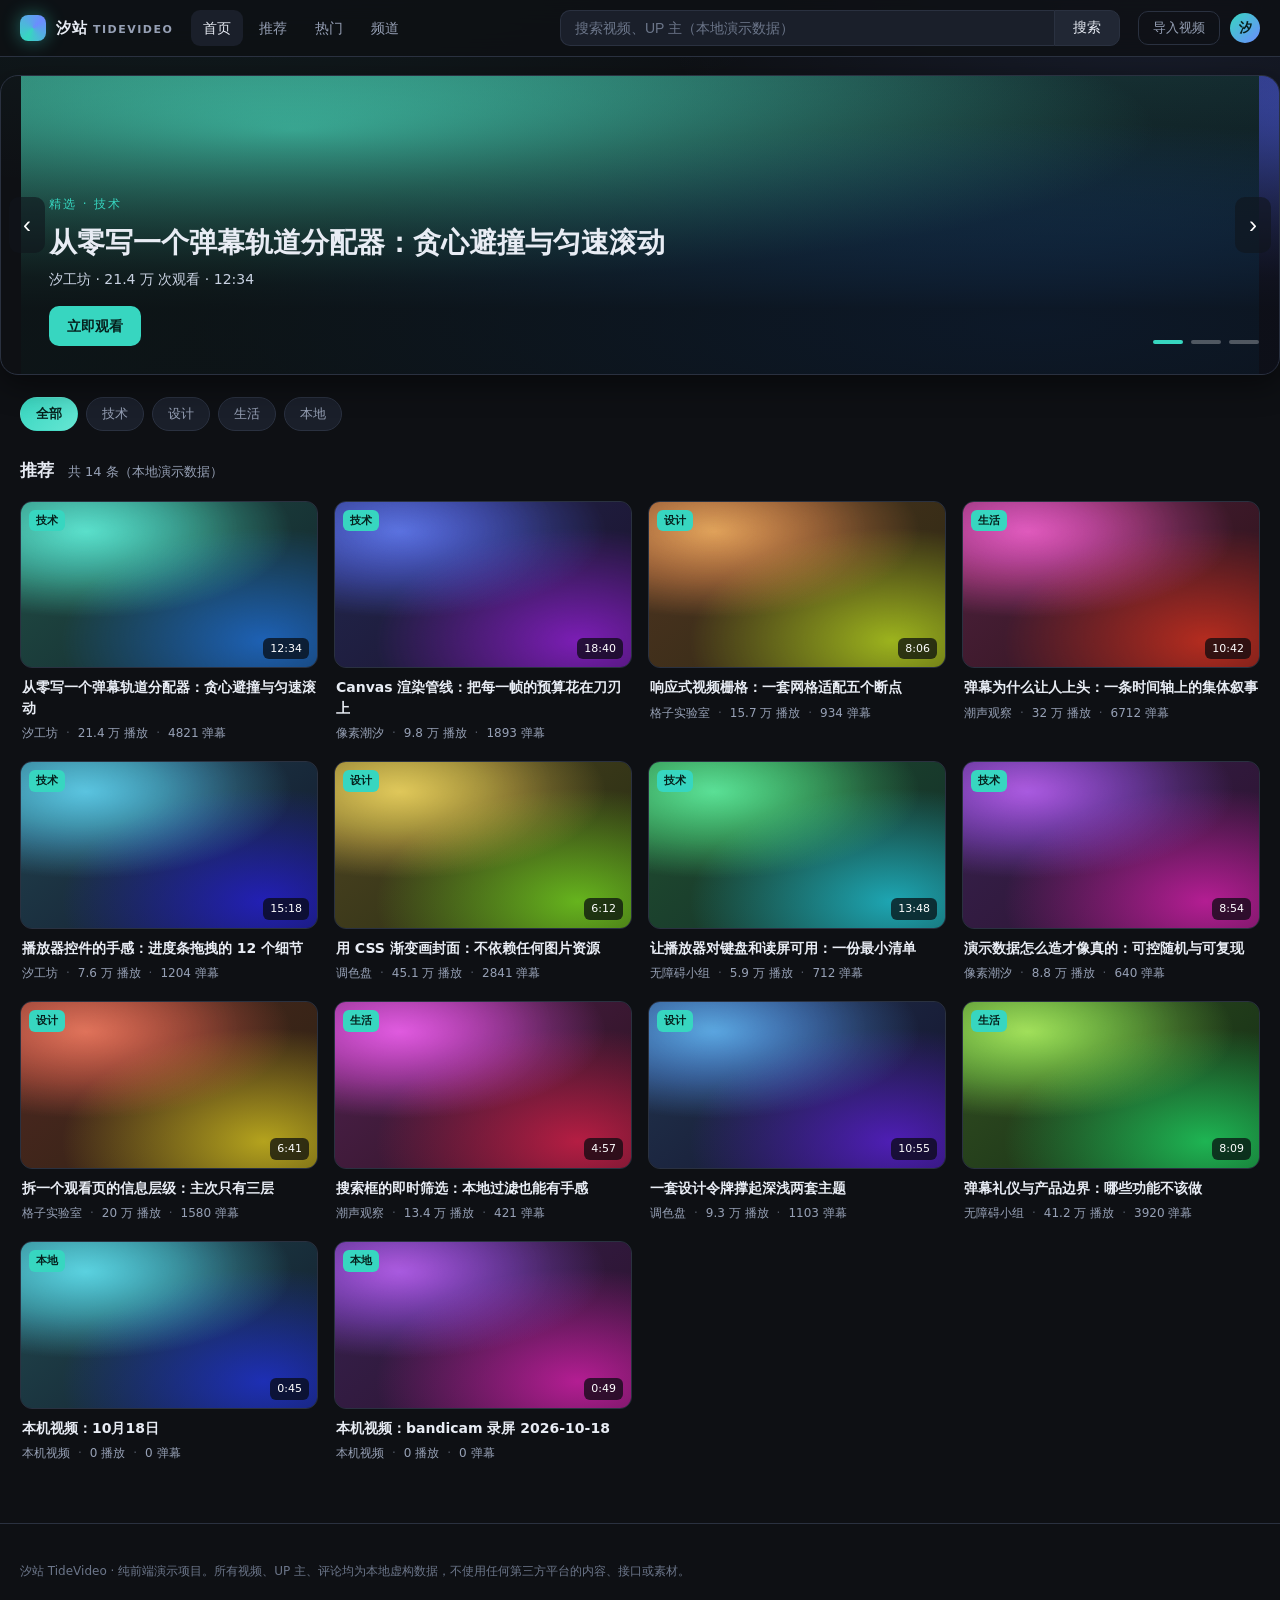
<file: index.html>
<!DOCTYPE html>
<html lang="zh-CN">
<head>
<meta charset="utf-8">
<meta name="viewport" content="width=device-width, initial-scale=1">
<title>汐站 TideVideo · 首页</title>
<link rel="stylesheet" href="assets/styles.css">
</head>
<body>
<a class="skip" href="#main">跳到主内容</a>

<header class="topbar">
  <div class="topbar-inner">
    <a class="brand" href="index.html" aria-label="汐站首页">
      <span class="brand-mark" aria-hidden="true"></span>
      <span class="brand-text">汐站<em>TideVideo</em></span>
    </a>

    <nav class="nav" aria-label="主导航">
      <a class="nav-item is-active" href="index.html">首页</a>
      <a class="nav-item" href="#feed">推荐</a>
      <a class="nav-item" href="#feed">热门</a>
      <a class="nav-item" href="#feed">频道</a>
    </nav>

    <form class="search" role="search" onsubmit="return false">
      <label class="sr-only" for="q">搜索视频</label>
      <input id="q" type="search" placeholder="搜索视频、UP 主（本地演示数据）" autocomplete="off">
      <button type="submit" aria-label="搜索">搜索</button>
    </form>

    <div class="topbar-actions">
      <button class="ghost-btn" id="importBtn" type="button" title="从本机选择视频，只在你浏览器里播放，不会上传">导入视频</button>
      <input id="filePicker" type="file" accept="video/*" multiple hidden>
      <div class="avatar" aria-hidden="true">汐</div>
    </div>
  </div>
</header>

<main id="main">
  <section class="hero" aria-roledescription="轮播" aria-label="精选内容">
    <div class="hero-track" id="heroTrack"></div>
    <div class="hero-dots" id="heroDots" role="tablist" aria-label="切换精选"></div>
    <button class="hero-arrow prev" id="heroPrev" type="button" aria-label="上一张">‹</button>
    <button class="hero-arrow next" id="heroNext" type="button" aria-label="下一张">›</button>
  </section>

  <section class="chips" id="chips" aria-label="分区筛选"></section>

  <section class="feed" id="feed">
    <h2 class="section-title">推荐 <small id="feedCount"></small></h2>
    <div class="grid" id="grid"></div>
    <p class="empty" id="empty" hidden>没有匹配的内容，换个关键词试试。</p>
  </section>

  <section class="feed" id="importedSection" hidden>
    <h2 class="section-title">我的导入 <small id="importedCount"></small>
      <button class="ghost-btn tiny" id="clearImports" type="button">清空</button>
    </h2>
    <div class="grid" id="importedGrid"></div>
    <p class="empty">这些文件只存在于当前标签页的内存里：不经过网络、不上传、刷新即消失。</p>
  </section>
</main>

<dialog id="playerDialog" class="player-dialog" aria-label="本机视频播放">
  <div class="dialog-head">
    <strong id="dlgTitle">本机视频</strong>
    <button class="icon-btn" id="dlgClose" type="button" aria-label="关闭">✕</button>
  </div>
  <video id="dlgVideo" controls playsinline></video>
  <p class="dlg-meta" id="dlgMeta"></p>
</dialog>

<div class="drop-hint" id="dropHint" hidden>松手即导入（仅本机播放，不上传）</div>

<footer class="footer">
  <p>汐站 TideVideo · 纯前端演示项目。所有视频、UP 主、评论均为本地虚构数据，不使用任何第三方平台的内容、接口或素材。</p>
</footer>

<script src="assets/data.js"></script>
<script src="assets/ui.js"></script>
<script src="assets/app.js"></script>
<script src="assets/import.js"></script>
</body>
</html>
</file>
<file: assets/styles.css>
/* 汐站 TideVideo — 原创样式表。配色/圆角/命名均为本项目自有，未复制任何第三方站点样式。 */
:root {
  --bg: #0e1014;
  --bg-soft: #151922;
  --panel: #1a1f2a;
  --panel-2: #212734;
  --line: #2a3140;
  --text: #e8ecf4;
  --text-dim: #96a0b5;
  --accent: #37d6c0;
  --accent-2: #6c8cff;
  --warn: #ffb454;
  --radius: 12px;
  --shadow: 0 10px 30px rgba(0, 0, 0, .45);
  --ease: cubic-bezier(.22, .61, .36, 1);
}

* { box-sizing: border-box; }

html, body { margin: 0; padding: 0; }

body {
  background:
    radial-gradient(1200px 600px at 15% -10%, rgba(55, 214, 192, .10), transparent 60%),
    radial-gradient(900px 500px at 90% 0%, rgba(108, 140, 255, .10), transparent 55%),
    var(--bg);
  color: var(--text);
  font: 15px/1.6 "Segoe UI", "PingFang SC", "Microsoft YaHei", system-ui, sans-serif;
  min-height: 100vh;
}

a { color: inherit; text-decoration: none; }

.sr-only {
  position: absolute; width: 1px; height: 1px; padding: 0; margin: -1px;
  overflow: hidden; clip: rect(0 0 0 0); white-space: nowrap; border: 0;
}

.skip {
  position: absolute; left: -999px; top: 8px; z-index: 100;
  background: var(--accent); color: #08211d; padding: 8px 14px; border-radius: 8px;
}
.skip:focus { left: 12px; }

:focus-visible { outline: 2px solid var(--accent); outline-offset: 2px; }

/* ---------- 顶栏 ---------- */
.topbar {
  position: sticky; top: 0; z-index: 40;
  background: color-mix(in srgb, var(--bg) 82%, transparent);
  backdrop-filter: blur(14px);
  border-bottom: 1px solid var(--line);
}
.topbar-inner {
  max-width: 1400px; margin: 0 auto; padding: 10px 20px;
  display: flex; align-items: center; gap: 18px;
}
.brand { display: flex; align-items: center; gap: 10px; flex: 0 0 auto; }
.brand-mark {
  width: 26px; height: 26px; border-radius: 8px;
  background: conic-gradient(from 210deg, var(--accent), var(--accent-2) 55%, var(--accent));
  box-shadow: 0 0 18px rgba(55, 214, 192, .45);
}
.brand-text { font-weight: 700; letter-spacing: .5px; }
.brand-text em {
  font-style: normal; font-size: 11px; letter-spacing: 1.5px;
  color: var(--text-dim); margin-left: 6px; text-transform: uppercase;
}
.nav { display: flex; gap: 4px; }
.nav-item {
  padding: 7px 12px; border-radius: 9px; color: var(--text-dim); font-size: 14px;
  transition: color .18s var(--ease), background .18s var(--ease);
}
.nav-item:hover, .nav-item.is-active { color: var(--text); background: var(--panel); }

.search { display: flex; flex: 1 1 320px; max-width: 560px; margin-left: auto; }
.search input {
  flex: 1; min-width: 0; padding: 9px 14px; border-radius: 10px 0 0 10px;
  border: 1px solid var(--line); border-right: 0;
  background: var(--panel); color: var(--text); font-size: 14px;
}
.search input::placeholder { color: #6c768a; }
.search button {
  padding: 0 18px; border-radius: 0 10px 10px 0; border: 1px solid var(--line);
  background: var(--panel-2); color: var(--text); cursor: pointer; font-size: 14px;
}
.search button:hover { border-color: var(--accent); color: var(--accent); }

.topbar-actions { display: flex; align-items: center; gap: 10px; flex: 0 0 auto; }
.ghost-btn {
  padding: 7px 14px; border-radius: 10px; cursor: pointer;
  border: 1px solid var(--line); background: transparent; color: var(--text-dim);
  font-size: 13px;
}
.ghost-btn:hover { color: var(--accent); border-color: var(--accent); }
.avatar {
  width: 30px; height: 30px; border-radius: 50%;
  display: grid; place-items: center; font-size: 13px; font-weight: 700; color: #08211d;
  background: linear-gradient(135deg, var(--accent), var(--accent-2));
}

/* ---------- 轮播 ---------- */
.hero {
  position: relative; max-width: 1400px; margin: 18px auto 0; padding: 0 20px;
  height: 300px; border-radius: 18px; overflow: hidden;
  border: 1px solid var(--line); box-shadow: var(--shadow);
}
.hero-track { display: flex; height: 100%; transition: transform .55s var(--ease); }
.hero-slide {
  flex: 0 0 100%; height: 100%; position: relative;
  display: flex; align-items: flex-end; padding: 28px;
}
.hero-slide::after {
  content: ""; position: absolute; inset: 0;
  background: linear-gradient(180deg, rgba(0,0,0,.05) 0%, rgba(10,12,16,.85) 78%);
}
.hero-copy { position: relative; z-index: 2; max-width: 620px; }
.hero-kicker {
  display: inline-block; font-size: 12px; letter-spacing: 2px; text-transform: uppercase;
  color: var(--accent); margin-bottom: 10px;
}
.hero-copy h2 { margin: 0 0 8px; font-size: 28px; line-height: 1.25; }
.hero-copy p { margin: 0; color: #c9d2e2; font-size: 14px; }
.hero-cta {
  display: inline-block; margin-top: 16px; padding: 9px 18px; border-radius: 10px;
  background: var(--accent); color: #06211d; font-weight: 700; font-size: 14px;
}
.hero-dots {
  position: absolute; right: 20px; bottom: 20px; z-index: 3; display: flex; gap: 8px;
}
.hero-dots button {
  /* 触屏友好：24px 高的点击区，视觉仍是 4px 细条 */
  width: 30px; height: 24px; border: 0; padding: 10px 0; cursor: pointer;
  background: transparent; display: block;
}
.hero-dots button::before {
  content: ""; display: block; height: 4px; border-radius: 2px;
  background: rgba(255, 255, 255, .28);
}
.hero-dots button[aria-selected="true"]::before { background: var(--accent); }
.hero-arrow {
  position: absolute; top: 50%; transform: translateY(-50%); z-index: 3;
  width: 36px; height: 56px; border: 0; border-radius: 10px; cursor: pointer;
  background: rgba(16, 20, 27, .6); color: #fff; font-size: 24px; line-height: 1;
}
.hero-arrow:hover { background: rgba(16, 20, 27, .85); }
.hero-arrow.prev { left: 8px; }
.hero-arrow.next { right: 8px; }

/* ---------- 分区 chips ---------- */
.chips {
  max-width: 1400px; margin: 22px auto 0; padding: 0 20px;
  display: flex; flex-wrap: wrap; gap: 8px;
}
.chip {
  padding: 7px 15px; border-radius: 999px; cursor: pointer; font-size: 13px;
  border: 1px solid var(--line); background: var(--panel); color: var(--text-dim);
  transition: all .18s var(--ease);
}
.chip:hover { color: var(--text); border-color: #3b4557; }
.chip[aria-pressed="true"] {
  color: #06211d; border-color: transparent; font-weight: 700;
  background: linear-gradient(135deg, var(--accent), #66e6d3);
}

/* ---------- 栅格 ---------- */
.feed { max-width: 1400px; margin: 0 auto; padding: 26px 20px 60px; }
.section-title { font-size: 17px; margin: 0 0 16px; font-weight: 700; }
.section-title small { color: var(--text-dim); font-weight: 400; font-size: 13px; margin-left: 8px; }

.grid {
  display: grid; gap: 18px 16px;
  grid-template-columns: repeat(auto-fill, minmax(240px, 1fr));
}
.card { display: block; border-radius: var(--radius); }
.card-thumb {
  position: relative; aspect-ratio: 16 / 9; border-radius: var(--radius); overflow: hidden;
  background: var(--panel); border: 1px solid var(--line);
  transition: transform .22s var(--ease), box-shadow .22s var(--ease), border-color .22s;
}
.card:hover .card-thumb {
  transform: translateY(-3px); box-shadow: var(--shadow); border-color: #3a465c;
}
.card-poster { position: absolute; inset: 0; }
.card-poster::before {
  content: ""; position: absolute; inset: 0;
  background: radial-gradient(120% 120% at 20% 15%, rgba(255,255,255,.28), transparent 45%);
  mix-blend-mode: overlay;
}
.card-badge, .card-dur {
  position: absolute; z-index: 2; padding: 2px 7px; border-radius: 6px;
  font-size: 11px; background: rgba(8, 10, 14, .72); color: #fff;
}
.card-dur { right: 8px; bottom: 8px; font-variant-numeric: tabular-nums; }
.card-badge { left: 8px; top: 8px; color: #06211d; background: var(--accent); font-weight: 700; }
.card-hover-hint {
  position: absolute; inset: 0; display: grid; place-items: center; opacity: 0;
  background: rgba(8, 10, 14, .35); transition: opacity .22s var(--ease);
}
.card:hover .card-hover-hint { opacity: 1; }
.card-hover-hint span {
  width: 44px; height: 44px; border-radius: 50%; display: grid; place-items: center;
  background: rgba(255,255,255,.16); backdrop-filter: blur(4px); font-size: 16px;
}
.card-body { padding: 9px 2px 0; }
.card-title {
  margin: 0; font-size: 14px; line-height: 1.45; font-weight: 600;
  display: -webkit-box; -webkit-line-clamp: 2; -webkit-box-orient: vertical; overflow: hidden;
}
.card-sub { margin: 6px 0 0; font-size: 12px; color: var(--text-dim); display: flex; gap: 8px; flex-wrap: wrap; }
.card-sub .dot { opacity: .5; }
.empty { color: var(--text-dim); }

/* ---------- 观看页 ---------- */
.watch-layout {
  max-width: 1400px; margin: 0 auto; padding: 20px;
  display: grid; grid-template-columns: minmax(0, 1fr) 340px; gap: 26px;
}
.player {
  position: relative; aspect-ratio: 16 / 9; border-radius: 14px; overflow: hidden;
  background: #05070a; border: 1px solid var(--line); box-shadow: var(--shadow);
}
.player:fullscreen { aspect-ratio: auto; border: 0; border-radius: 0; }
#stage { width: 100%; height: 100%; display: block; }
#stage[hidden] { display: none; }
#video {
  position: absolute; inset: 0; width: 100%; height: 100%;
  object-fit: contain; background: #05070a; display: block;
}
#video[hidden] { display: none; }
.player-badge {
  position: absolute; top: 10px; left: 10px; z-index: 5;
  font-size: 11px; padding: 3px 9px; border-radius: 6px;
  background: rgba(8, 10, 14, .62); color: #c9d2e2; backdrop-filter: blur(4px);
}

.danmaku-layer { position: absolute; inset: 0; overflow: hidden; pointer-events: none; }
.dm {
  position: absolute; white-space: nowrap; font-size: 21px; font-weight: 700;
  text-shadow: 0 1px 3px rgba(0,0,0,.85), 0 0 12px rgba(0,0,0,.55);
  will-change: transform;
}

.player-center { position: absolute; inset: 0; display: grid; place-items: center; }
.big-play {
  width: 76px; height: 76px; border-radius: 50%; border: 0; cursor: pointer;
  background: rgba(12, 16, 22, .62); color: #fff; font-size: 26px;
  backdrop-filter: blur(6px); transition: transform .2s var(--ease), background .2s;
  padding-left: 6px;
}
.big-play:hover { transform: scale(1.06); background: rgba(55, 214, 192, .92); color: #06211d; }
.player.is-playing .player-center { display: none; }

.player-controls {
  position: absolute; left: 0; right: 0; bottom: 0; z-index: 6;
  display: flex; align-items: center; gap: 10px; padding: 26px 14px 10px;
  background: linear-gradient(180deg, transparent, rgba(4, 6, 9, .88));
  opacity: 0; transition: opacity .2s var(--ease);
}
.player:hover .player-controls, .player-controls:focus-within { opacity: 1; }
.player.is-playing:hover .player-controls { opacity: 1; }
.icon-btn {
  border: 0; background: transparent; color: #e8ecf4; cursor: pointer;
  font-size: 15px; padding: 4px 6px; border-radius: 6px; min-width: 30px;
}
.icon-btn:hover { color: var(--accent); }
.icon-btn.text { font-size: 12px; }
.icon-btn[aria-pressed="false"] { color: #6c768a; text-decoration: line-through; }
.time { font-size: 12px; color: #b9c2d4; font-variant-numeric: tabular-nums; min-width: 38px; text-align: center; }
.progress {
  position: relative; flex: 1; height: 16px; display: flex; align-items: center; cursor: pointer;
}
.progress::before {
  content: ""; position: absolute; left: 0; right: 0; height: 4px;
  border-radius: 2px; background: rgba(255,255,255,.22);
}
.progress-buffer, .progress-fill {
  position: absolute; left: 0; height: 4px; border-radius: 2px; pointer-events: none;
}
.progress-buffer { background: rgba(255,255,255,.34); width: 0; }
.progress-fill { background: var(--accent); width: 0; }
.progress-fill::after {
  content: ""; position: absolute; right: -6px; top: 50%; transform: translateY(-50%);
  width: 12px; height: 12px; border-radius: 50%; background: #fff;
  box-shadow: 0 0 10px rgba(55, 214, 192, .8);
}

.danmaku-composer {
  display: flex; gap: 10px; align-items: center; margin: 12px 0 4px; flex-wrap: wrap;
}
.danmaku-composer input[type="text"], .comment-form input {
  flex: 1; min-width: 200px; padding: 9px 13px; border-radius: 10px;
  border: 1px solid var(--line); background: var(--panel); color: var(--text); font-size: 14px;
}
.danmaku-composer input[type="color"] {
  width: 34px; height: 34px; padding: 2px; border-radius: 8px;
  border: 1px solid var(--line); background: var(--panel); cursor: pointer;
}
.danmaku-composer button, .comment-form button {
  padding: 9px 18px; border-radius: 10px; border: 0; cursor: pointer;
  background: linear-gradient(135deg, var(--accent), #63e3d0); color: #06211d; font-weight: 700; font-size: 14px;
}
.dm-only { font-size: 12px; color: var(--text-dim); display: flex; align-items: center; gap: 5px; }

.video-title { font-size: 22px; line-height: 1.4; margin: 18px 0 8px; }
.video-meta { display: flex; gap: 14px; flex-wrap: wrap; color: var(--text-dim); font-size: 13px; }

.up-card {
  display: flex; align-items: center; gap: 14px; margin: 18px 0;
  padding: 14px 16px; border-radius: 12px; background: var(--panel); border: 1px solid var(--line);
}
.up-avatar {
  width: 46px; height: 46px; border-radius: 50%; flex: 0 0 auto;
  display: grid; place-items: center; font-weight: 700; color: #06211d;
  background: linear-gradient(135deg, var(--accent-2), var(--accent));
}
.up-info { flex: 1; min-width: 0; }
.up-name { font-weight: 700; }
.up-desc { font-size: 12px; color: var(--text-dim); margin: 2px 0 0; }
.up-follow {
  padding: 8px 18px; border-radius: 999px; border: 1px solid var(--accent);
  background: transparent; color: var(--accent); cursor: pointer; font-size: 13px;
}
.up-follow:hover { background: rgba(55, 214, 192, .12); }

.description {
  padding: 14px 16px; border-radius: 12px; background: var(--panel);
  border: 1px solid var(--line); font-size: 14px; color: #c6cfe0;
}
.description .tags { display: flex; gap: 8px; flex-wrap: wrap; margin-top: 10px; }
.tag {
  font-size: 12px; padding: 3px 10px; border-radius: 999px;
  background: var(--panel-2); color: var(--accent); border: 1px solid var(--line);
}

.comments { margin-top: 26px; }
.comment-form { display: flex; gap: 10px; margin-bottom: 16px; }
.comment-list { list-style: none; margin: 0; padding: 0; display: grid; gap: 12px; }
.comment {
  display: flex; gap: 12px; padding: 12px 14px; border-radius: 12px;
  background: var(--panel); border: 1px solid var(--line);
}
.comment .c-avatar {
  width: 34px; height: 34px; border-radius: 50%; flex: 0 0 auto;
  display: grid; place-items: center; font-size: 13px; font-weight: 700; color: #06211d;
  background: linear-gradient(135deg, #8fa2c9, #b9c6e4);
}
.comment .c-body { min-width: 0; }
.comment .c-name { font-size: 13px; color: var(--accent-2); font-weight: 600; }
.comment .c-text { font-size: 14px; margin: 2px 0 0; }
.comment .c-time { font-size: 11px; color: var(--text-dim); margin-top: 4px; }

.watch-side .side-list { display: grid; gap: 12px; }
.side-item { display: flex; gap: 10px; border-radius: 10px; padding: 6px; }
.side-item:hover { background: var(--panel); }
.side-thumb {
  position: relative; width: 140px; flex: 0 0 140px; aspect-ratio: 16 / 9;
  border-radius: 8px; overflow: hidden; border: 1px solid var(--line);
}
.side-body { min-width: 0; }
.side-title {
  font-size: 13px; line-height: 1.45; margin: 0;
  display: -webkit-box; -webkit-line-clamp: 2; -webkit-box-orient: vertical; overflow: hidden;
}
.side-sub { font-size: 11px; color: var(--text-dim); margin-top: 6px; }

.footer {
  max-width: 1400px; margin: 0 auto; padding: 26px 20px 40px;
  color: #6c768a; font-size: 12px; border-top: 1px solid var(--line);
}

@media (max-width: 1080px) {
  .watch-layout { grid-template-columns: minmax(0, 1fr); }
  .watch-side { order: 2; }
  .nav { display: none; }
}
@media (max-width: 640px) {
  .hero { height: 220px; }
  .hero-copy h2 { font-size: 20px; }
  .topbar-inner { flex-wrap: wrap; gap: 10px; }
  .search { order: 3; flex-basis: 100%; max-width: none; }
  .grid { grid-template-columns: repeat(auto-fill, minmax(160px, 1fr)); gap: 14px 10px; }
  .video-title { font-size: 18px; }
}

@media (prefers-reduced-motion: reduce) {
  * { transition-duration: .001ms !important; animation-duration: .001ms !important; }
  .hero-track { transition: none; }
}

/* 触屏设备没有 hover：控件必须常显，否则等于播放器没有按钮 */
@media (hover: none), (pointer: coarse) {  .player-controls { opacity: 1; }
  .player.is-playing .player-center { display: none; }
  .icon-btn { min-width: 40px; min-height: 40px; font-size: 17px; }
  .progress { height: 24px; }
  .progress::before { height: 6px; }
  .progress-buffer, .progress-fill { height: 6px; }
  .card-hover-hint { display: none; }
  .ghost-btn { min-height: 40px; }
  .chip { min-height: 38px; display: inline-flex; align-items: center; }
}

/* ---------- 本地导入（纯前端，不上传） ---------- */
.ghost-btn.tiny { padding: 4px 10px; font-size: 12px; margin-left: 10px; vertical-align: middle; }
.import-card { position: relative; }
.import-thumb { cursor: pointer; }
.import-del {
  position: absolute; top: 6px; right: 6px; z-index: 3;
  width: 26px; height: 26px; border-radius: 50%; border: 0; cursor: pointer;
  background: rgba(8, 10, 14, .72); color: #dfe6f3; font-size: 13px; line-height: 1;
  opacity: 0; transition: opacity .15s var(--ease);
}
.import-card:hover .import-del, .import-card:focus-within .import-del { opacity: 1; }
.import-del:hover { background: #ff6b8a; color: #140a0f; }

.player-dialog {
  width: min(1080px, 94vw); padding: 0; border: 1px solid var(--line);
  border-radius: 14px; background: var(--panel); color: var(--text); box-shadow: var(--shadow);
}
.player-dialog::backdrop { background: rgba(4, 6, 9, .78); backdrop-filter: blur(3px); }
.dialog-head { display: flex; align-items: center; gap: 12px; padding: 10px 14px; border-bottom: 1px solid var(--line); }
.dialog-head strong { flex: 1; font-size: 14px; overflow: hidden; text-overflow: ellipsis; white-space: nowrap; }
.player-dialog video { display: block; width: 100%; max-height: 70vh; background: #05070a; }
.dlg-meta { margin: 0; padding: 10px 14px 14px; font-size: 12px; color: var(--text-dim); }

.drop-hint {
  position: fixed; inset: 12px; z-index: 100; display: grid; place-items: center;
  border: 2px dashed var(--accent); border-radius: 18px; background: rgba(10, 20, 22, .82);
  color: var(--accent); font-size: 18px; font-weight: 700; pointer-events: none;
}
/* 类里的 display 会盖掉 [hidden] 的 UA 规则，必须显式声明 */
.drop-hint[hidden] { display: none; }
</file>
